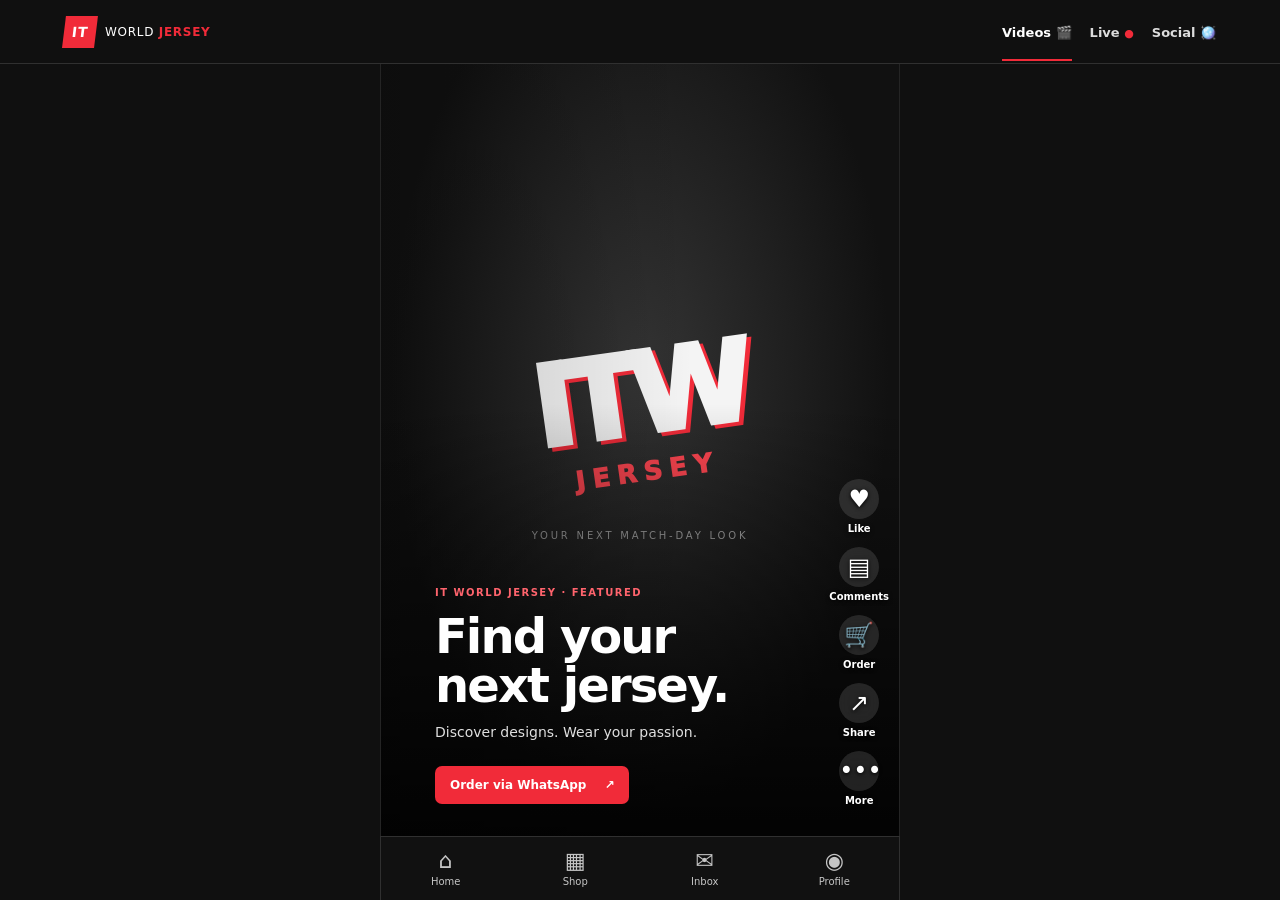
<file: index.html>
<!doctype html>
<html lang="en">
<head>
  <meta charset="utf-8">
  <meta name="viewport" content="width=device-width, initial-scale=1, viewport-fit=cover">
  <meta name="theme-color" content="#101010">
  <meta name="description" content="Watch jersey videos, discover designs and order from IT WORLD JERSEY.">
  <title>Videos | IT WORLD JERSEY</title>
  <link rel="stylesheet" href="./styles.css">
</head>
<body>
  <header class="topbar">
    <a class="brand" href="https://itworldjersey.store" aria-label="IT WORLD JERSEY home"><span class="brand-mark">IT</span><span>WORLD <b>JERSEY</b></span></a>
    <nav class="topnav" aria-label="Main navigation">
      <a class="active" href="#videos">Videos <span>🎬</span></a>
      <a href="https://itworldjersey.store/live/">Live <span class="live-dot">●</span></a>
      <a href="#" id="social-link">Social <span>🪩</span></a>
    </nav>
  </header>

  <main id="videos" class="feed" aria-label="Video feed">
    <article class="video-card" data-video-id="sample-1">
      <video class="video-player" playsinline loop muted preload="metadata"></video>
      <div class="video-fallback" aria-hidden="true"><div class="jersey-art">ITW<span>JERSEY</span></div><p>YOUR NEXT MATCH-DAY LOOK</p></div>
      <div class="video-shade"></div>
      <div class="video-copy">
        <span class="eyebrow">IT WORLD JERSEY · FEATURED</span>
        <h1>Find your next jersey.</h1>
        <p>Discover designs. Wear your passion.</p>
        <a class="order-cta" href="https://wa.me/?text=Hi%20IT%20WORLD%20JERSEY%2C%20I%27d%20like%20to%20order%20a%20jersey.">Order via WhatsApp <span>↗</span></a>
      </div>
      <aside class="action-rail" aria-label="Video actions">
        <button class="action like-action" aria-label="Like video"><span class="action-icon">♥</span><small class="like-count">Like</small></button>
        <button class="action comments-action" aria-label="Comments"><span class="action-icon">▤</span><small>Comments</small></button>
        <a class="action" aria-label="Order via WhatsApp" href="https://wa.me/?text=Hi%20IT%20WORLD%20JERSEY%2C%20I%27d%20like%20to%20order%20a%20jersey."><span class="action-icon">🛒</span><small>Order</small></a>
        <button class="action share-action" aria-label="Share video"><span class="action-icon">↗</span><small>Share</small></button>
        <button class="action more-action" aria-label="More options"><span class="action-icon">•••</span><small>More</small></button>
        <div class="more-menu" hidden>
          <button data-action="download">⏬ Download</button>
          <button data-action="copy">🔗 Copy link</button>
          <button data-action="report">🚩 Report</button>
        </div>
      </aside>
    </article>
  </main>

  <nav class="bottomnav" aria-label="Account navigation">
    <a href="https://itworldjersey.store"><span>⌂</span>Home</a>
    <a href="https://itworldjersey.store/shop"><span>▦</span>Shop</a>
    <a href="https://messenger.profile.itworldjersey.store"><span>✉</span>Inbox</a>
    <a href="https://profile.itworldjersey.store"><span>◉</span>Profile</a>
  </nav>
  <div id="toast" class="toast" role="status" aria-live="polite"></div>
  <script src="./app.js"></script>
</body>
</html>
</file>
<file: styles.css>
:root{color-scheme:dark;--bg:#101010;--panel:#181818;--text:#fff;--muted:#c7c7c7;--red:#f12b39;--line:#303030}*{box-sizing:border-box}html,body{margin:0;min-height:100%;background:var(--bg);color:var(--text);font-family:Inter,ui-sans-serif,system-ui,-apple-system,BlinkMacSystemFont,"Segoe UI",sans-serif}a{color:inherit;text-decoration:none}button{font:inherit;color:inherit;cursor:pointer}.topbar{height:64px;display:flex;align-items:center;justify-content:space-between;padding:0 18px;border-bottom:1px solid var(--line);background:#101010;position:relative;z-index:5}.brand{display:flex;align-items:center;gap:9px;font-size:12px;letter-spacing:.06em;white-space:nowrap}.brand b{color:var(--red)}.brand-mark{display:grid;place-items:center;width:32px;height:32px;background:var(--red);font-weight:900;font-size:14px;transform:skew(-7deg)}.topnav{display:flex;align-items:center;gap:18px;font-size:13px;font-weight:700}.topnav a{padding:22px 0 19px;border-bottom:2px solid transparent;color:#ddd}.topnav a.active{color:#fff;border-color:var(--red)}.live-dot{color:var(--red);font-size:11px}.feed{height:calc(100dvh - 128px);min-height:450px;overflow-y:auto;scroll-snap-type:y mandatory;scrollbar-width:none}.feed::-webkit-scrollbar{display:none}.video-card{height:100%;min-height:450px;max-height:100%;position:relative;overflow:hidden;scroll-snap-align:start;background:radial-gradient(ellipse at 55% 35%,#343434 0,#171717 45%,#090909 100%)}.video-player{position:absolute;width:100%;height:100%;object-fit:cover;z-index:0}.video-fallback{position:absolute;inset:0;display:flex;flex-direction:column;align-items:center;justify-content:center;background:radial-gradient(ellipse at 50% 40%,#343434,#111 68%);overflow:hidden}.jersey-art{font-size:clamp(54px,13vw,112px);font-weight:1000;letter-spacing:-.09em;line-height:.85;color:#f4f4f4;text-shadow:4px 4px 0 var(--red);transform:rotate(-8deg)}.jersey-art span{display:block;font-size:.23em;letter-spacing:.28em;text-align:center;color:#ff4651;text-shadow:none;margin-top:18px}.video-fallback p{letter-spacing:.28em;font-size:10px;color:#aaa;margin-top:45px}.video-shade{position:absolute;inset:0;background:linear-gradient(0deg,rgba(0,0,0,.85),transparent 56%),linear-gradient(90deg,rgba(0,0,0,.22),transparent 60%);pointer-events:none}.video-copy{position:absolute;left:clamp(18px,5vw,54px);bottom:32px;max-width:72%;z-index:2}.eyebrow{font-size:10px;letter-spacing:.15em;font-weight:800;color:#ff646d}.video-copy h1{font-size:clamp(28px,7vw,48px);line-height:1.02;letter-spacing:-.04em;margin:12px 0}.video-copy p{color:#e0e0e0;font-size:14px}.order-cta{display:inline-flex;align-items:center;gap:18px;margin-top:12px;padding:12px 15px;border-radius:7px;background:var(--red);font-weight:800;font-size:12px}.action-rail{position:absolute;right:12px;bottom:30px;z-index:3;display:flex;flex-direction:column;align-items:center;gap:13px}.action{display:flex;flex-direction:column;align-items:center;gap:4px;background:transparent;border:0;min-width:52px;padding:0;text-shadow:0 1px 4px #000}.action-icon{display:grid;place-items:center;width:40px;height:40px;border-radius:50%;background:rgba(255,255,255,.12);font-size:24px;backdrop-filter:blur(8px)}.action small{font-size:10px;font-weight:700}.like-action.liked .action-icon{color:#ff4054;background:rgba(255,64,84,.18)}.more-menu{position:absolute;right:48px;bottom:0;width:148px;padding:6px;border:1px solid #444;border-radius:10px;background:#202020;box-shadow:0 10px 30px #0009}.more-menu button{display:block;width:100%;text-align:left;padding:12px 8px;border:0;border-radius:6px;background:transparent;font-size:12px}.more-menu button:hover{background:#333}.bottomnav{height:64px;position:fixed;bottom:0;left:0;right:0;display:flex;align-items:center;justify-content:space-around;background:#111;border-top:1px solid var(--line);z-index:8;padding-bottom:env(safe-area-inset-bottom)}.bottomnav a{display:flex;flex-direction:column;align-items:center;gap:4px;min-width:56px;font-size:10px;color:#c5c5c5}.bottomnav a span{font-size:22px;line-height:1}.bottomnav a:hover{color:#fff}.toast{position:fixed;z-index:20;left:50%;bottom:80px;transform:translateX(-50%);background:#292929;border:1px solid #444;padding:10px 14px;border-radius:9px;font-size:12px;opacity:0;pointer-events:none;transition:opacity .2s}.toast.show{opacity:1}@media(min-width:760px){.topbar{padding:0 5vw}.feed{height:calc(100dvh - 128px);max-width:520px;margin:0 auto;border-left:1px solid #242424;border-right:1px solid #242424}.video-copy{max-width:65%}.action-rail{right:10px}.bottomnav{left:50%;right:auto;transform:translateX(-50%);width:min(520px,100%);border-left:1px solid var(--line);border-right:1px solid var(--line)}}@media(max-width:380px){.brand{font-size:10px}.topnav{gap:10px;font-size:11px}.topbar{padding:0 10px}.action-rail{right:5px}.action-icon{width:35px;height:35px;font-size:21px}.video-copy{max-width:70%}}
</file>
